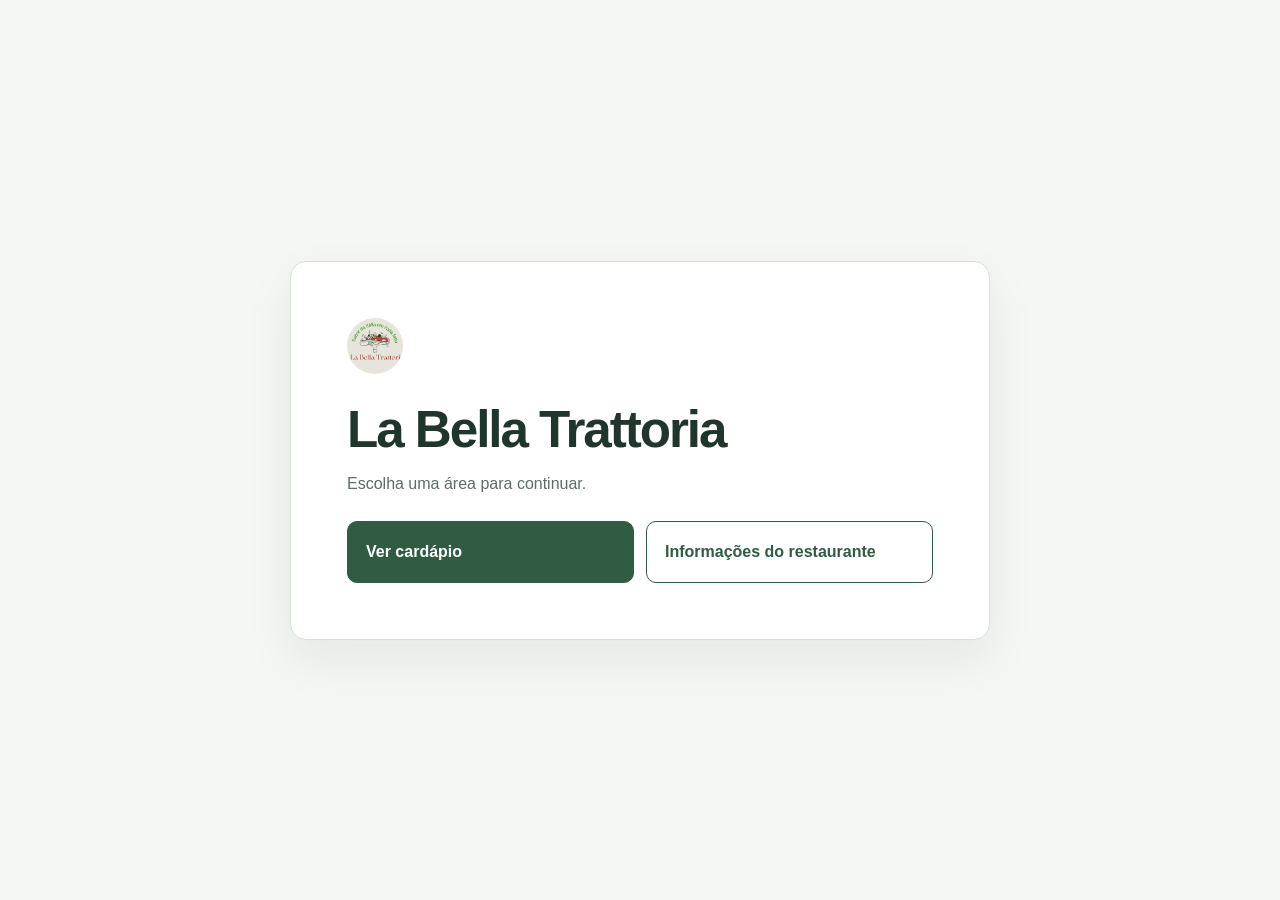
<file: index.html>
<!DOCTYPE html>
<html lang="pt-BR">
<head>
    <meta charset="UTF-8">
    <meta name="viewport" content="width=device-width, initial-scale=1">
    <meta name="theme-color" content="#192a23">
    <meta name="description" content="Acesse o cardápio demonstrativo ou as informações da La Bella Trattoria.">
    <title>La Bella Trattoria</title>
    <link rel="icon" href="assets/logo.png">
    <link rel="stylesheet" href="transitions.css?v=20261006-1">
    <style>
        :root {
            color-scheme: light;
            font-family: "Segoe UI", sans-serif;
            color: #20352b;
            background: #f4f7f4;
        }

        * { box-sizing: border-box; }

        body {
            min-height: 100vh;
            margin: 0;
            display: grid;
            place-items: center;
            padding: 24px;
        }

        main {
            width: min(100%, 700px);
            padding: clamp(26px, 7vw, 56px);
            border: 1px solid #d8e0da;
            border-radius: 16px;
            background: #fff;
            box-shadow: 0 20px 50px rgb(31 54 41 / 7%);
        }

        img {
            width: 56px;
            height: 56px;
            border-radius: 50%;
            object-fit: cover;
        }

        h1 {
            margin: 22px 0 8px;
            font-size: clamp(2rem, 7vw, 3.2rem);
            letter-spacing: -0.04em;
        }

        p { color: #5d6d63; }

        nav {
            display: grid;
            grid-template-columns: repeat(2, minmax(0, 1fr));
            gap: 12px;
            margin-top: 28px;
        }

        nav a {
            display: flex;
            min-height: 62px;
            align-items: center;
            padding: 14px 18px;
            border: 1px solid #315b43;
            border-radius: 10px;
            color: #315b43;
            font-weight: 600;
            text-decoration: none;
        }

        nav a:first-child {
            background: #315b43;
            color: #fff;
        }

        nav a:hover { transform: translateY(-1px); }

        a:focus-visible {
            outline: 3px solid #52795e;
            outline-offset: 3px;
        }

        @media (max-width: 520px) {
            nav { grid-template-columns: 1fr; }
        }

        @media (prefers-reduced-motion: reduce) {
            *, *::before, *::after { scroll-behavior: auto !important; transition-duration: 0.01ms !important; }
        }
    </style>
</head>
<body>
    <main>
        <img src="assets/logo.png" alt="">
        <h1>La Bella Trattoria</h1>
        <p>Escolha uma área para continuar.</p>
        <nav aria-label="Áreas do site">
            <a href="cardapio/">Ver cardápio</a>
            <a href="painel-restaurante/">Informações do restaurante</a>
        </nav>
    </main>
</body>
</html>
</file>
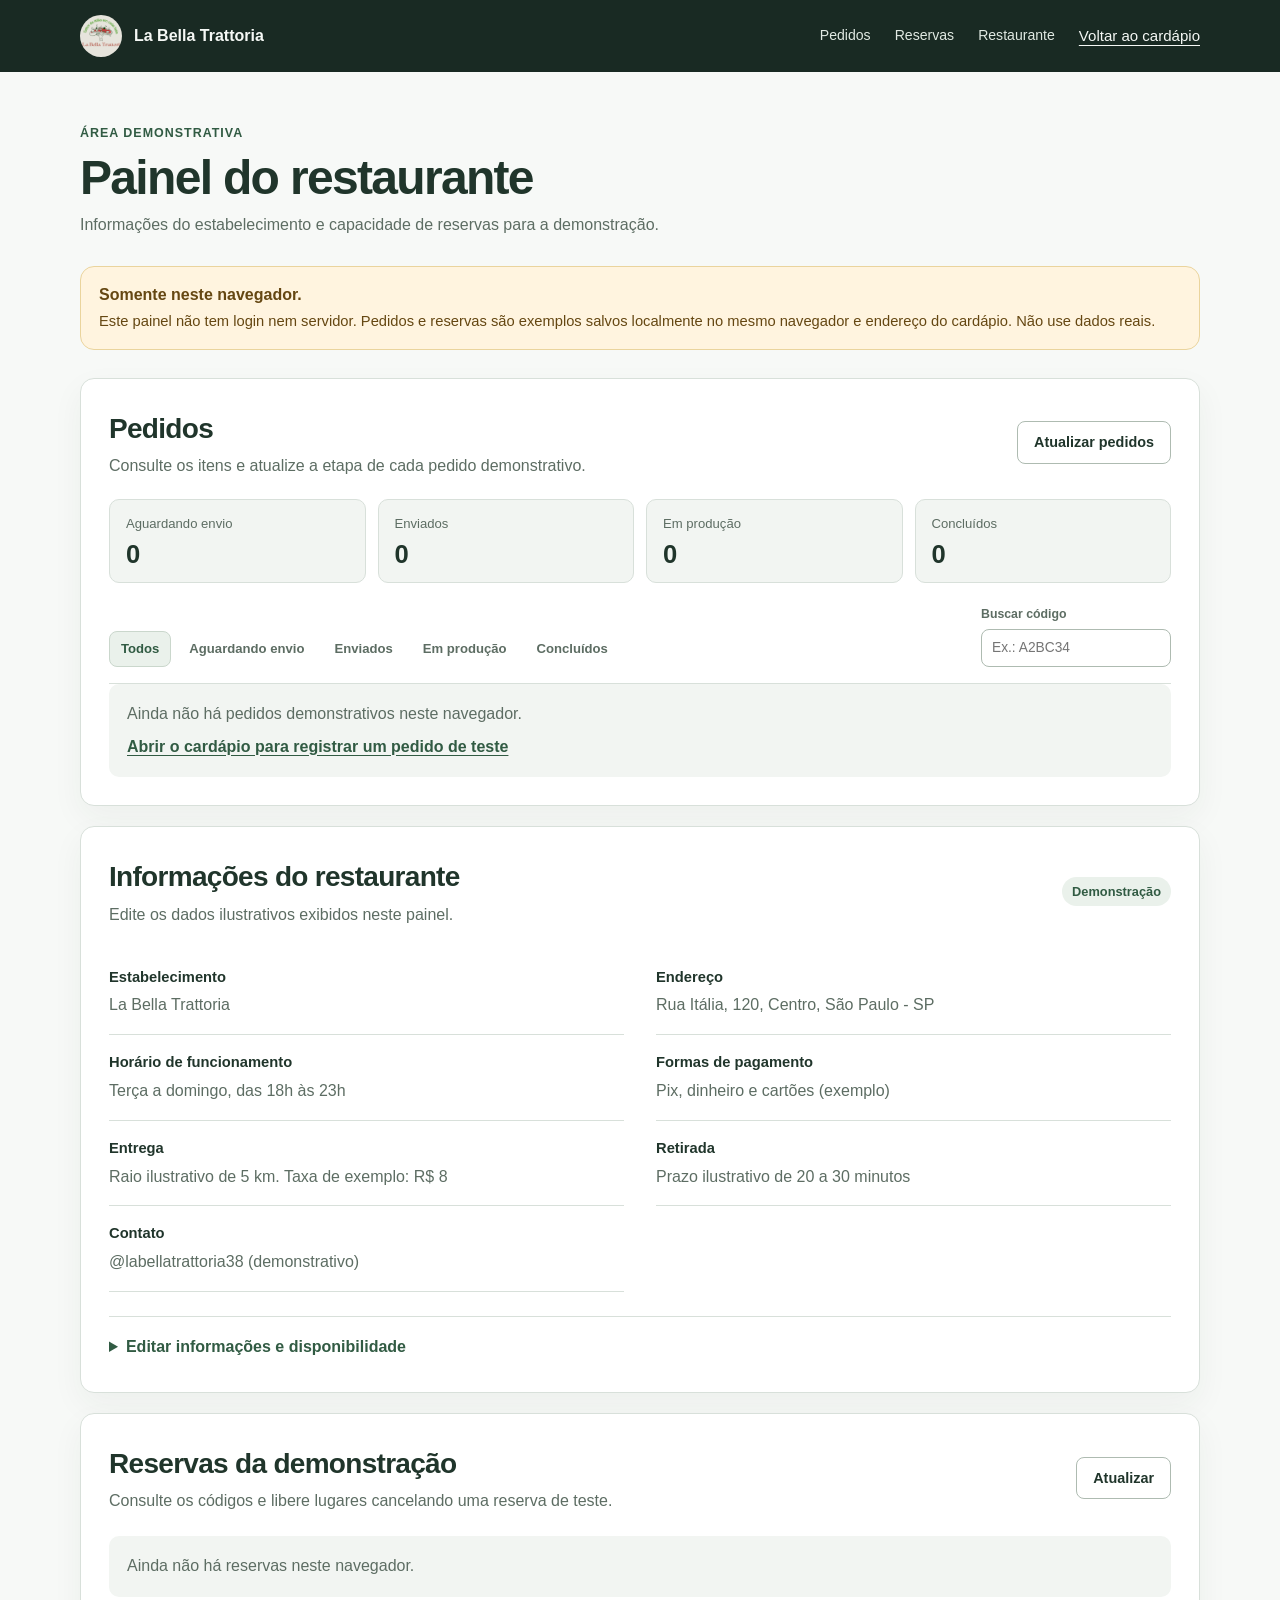
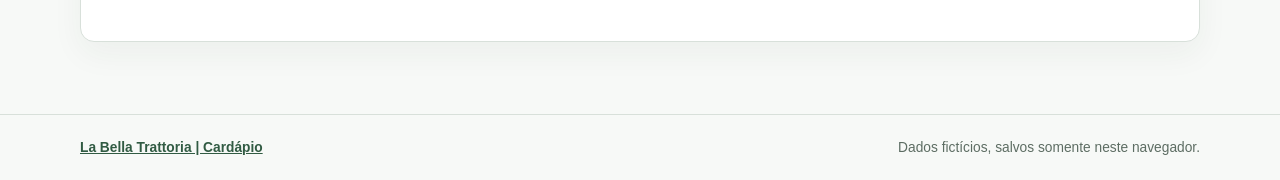
<file: painel-restaurante/index.html>
<!DOCTYPE html>
<html lang="pt-BR">
<head>
    <meta charset="UTF-8">
    <meta name="viewport" content="width=device-width, initial-scale=1.0">
    <meta name="theme-color" content="#192a23">
    <meta name="description" content="Informações e disponibilidade demonstrativa da La Bella Trattoria.">
    <meta name="robots" content="noindex, nofollow">
    <title>La Bella Trattoria | Painel do restaurante</title>
    <link rel="icon" href="../assets/logo.png">
    <link rel="stylesheet" href="style.css">
    <link rel="stylesheet" href="../transitions.css?v=20261006-1">
</head>
<body>
    <header class="panel-header">
        <a class="brand" href="../cardapio/">
            <img src="../assets/logo.png" alt="">
            <span>La Bella Trattoria</span>
        </a>
        <nav class="panel-nav" aria-label="Navegação do painel">
            <a href="#orders-title">Pedidos</a>
            <a href="#reservations-title">Reservas</a>
            <a href="#profile-title">Restaurante</a>
        </nav>
        <a class="menu-link" href="../cardapio/">Voltar ao cardápio</a>
    </header>

    <main class="panel-main">
        <div class="panel-title">
            <div>
                <p class="eyebrow">Área demonstrativa</p>
                <h1>Painel do restaurante</h1>
                <p>Informações do estabelecimento e capacidade de reservas para a demonstração.</p>
            </div>
        </div>

        <aside class="local-warning" role="note">
            <strong>Somente neste navegador.</strong>
            <span>Este painel não tem login nem servidor. Pedidos e reservas são exemplos salvos localmente no mesmo navegador e endereço do cardápio. Não use dados reais.</span>
        </aside>

        <section class="panel-section orders-section" aria-labelledby="orders-title">
            <div class="section-heading orders-heading">
                <div>
                    <h2 id="orders-title">Pedidos</h2>
                    <p>Consulte os itens e atualize a etapa de cada pedido demonstrativo.</p>
                </div>
                <button id="refresh-orders" class="secondary-button" type="button">Atualizar pedidos</button>
            </div>
            <div class="order-summary" aria-label="Resumo dos pedidos">
                <article class="summary-item">
                    <span>Aguardando envio</span>
                    <strong id="orders-count-received">0</strong>
                </article>
                <article class="summary-item">
                    <span>Enviados</span>
                    <strong id="orders-count-sent">0</strong>
                </article>
                <article class="summary-item">
                    <span>Em produção</span>
                    <strong id="orders-count-preparing">0</strong>
                </article>
                <article class="summary-item">
                    <span>Concluídos</span>
                    <strong id="orders-count-completed">0</strong>
                </article>
            </div>
            <div class="order-toolbar">
                <div id="order-filters" class="order-filters" role="group" aria-label="Filtrar pedidos">
                    <button type="button" data-order-filter="all" aria-pressed="true">Todos</button>
                    <button type="button" data-order-filter="received" aria-pressed="false">Aguardando envio</button>
                    <button type="button" data-order-filter="sent" aria-pressed="false">Enviados</button>
                    <button type="button" data-order-filter="preparing" aria-pressed="false">Em produção</button>
                    <button type="button" data-order-filter="completed" aria-pressed="false">Concluídos</button>
                </div>
                <label class="order-search-label">Buscar código
                    <input id="order-search" type="search" maxlength="6" autocomplete="off" placeholder="Ex.: A2BC34">
                </label>
            </div>
            <div id="orders-list" class="orders-list" aria-live="polite"></div>
        </section>

        <section class="panel-section" aria-labelledby="profile-title">
            <div class="section-heading">
                <div>
                    <h2 id="profile-title">Informações do restaurante</h2>
                    <p>Edite os dados ilustrativos exibidos neste painel.</p>
                </div>
                <span class="demo-tag">Demonstração</span>
            </div>
            <div id="restaurant-profile" class="profile-grid" aria-live="polite"></div>
            <details class="editor-disclosure">
                <summary>Editar informações e disponibilidade</summary>
                <form id="restaurant-profile-form" class="profile-form">
                    <label>Nome do restaurante
                        <input name="name" maxlength="70" required>
                    </label>
                    <label>Endereço
                        <textarea name="address" rows="2" maxlength="180" required></textarea>
                    </label>
                    <label>Horário de funcionamento
                        <input name="hours" maxlength="120" required>
                    </label>
                    <label>Formas de pagamento
                        <input name="payments" maxlength="120" required>
                    </label>
                    <label>Entrega
                        <input name="delivery" maxlength="160" required>
                    </label>
                    <label>Retirada
                        <input name="pickup" maxlength="120" required>
                    </label>
                    <label>Contato demonstrativo
                        <input name="contact" maxlength="100" placeholder="Ex.: @restaurante ou telefone fictício">
                    </label>
                    <fieldset class="weekday-field">
                        <legend>Dias disponíveis para reservas</legend>
                        <p>As reservas usam os dias selecionados e as faixas de horário abaixo. O horário de funcionamento é apenas informativo.</p>
                        <div class="weekday-grid">
                            <label><input type="checkbox" name="openDays" value="1"> Segunda</label>
                            <label><input type="checkbox" name="openDays" value="2"> Terça</label>
                            <label><input type="checkbox" name="openDays" value="3"> Quarta</label>
                            <label><input type="checkbox" name="openDays" value="4"> Quinta</label>
                            <label><input type="checkbox" name="openDays" value="5"> Sexta</label>
                            <label><input type="checkbox" name="openDays" value="6"> Sábado</label>
                            <label><input type="checkbox" name="openDays" value="0"> Domingo</label>
                        </div>
                    </fieldset>
                    <fieldset class="capacity-field">
                        <legend>Lugares por horário</legend>
                        <p>Informe a capacidade total por data e horário. Reduzir a capacidade não cancela reservas existentes.</p>
                        <div id="capacity-fields" class="capacity-grid"></div>
                    </fieldset>
                    <div class="form-actions">
                        <button class="primary-button" type="submit">Salvar informações</button>
                        <button id="reset-profile" class="secondary-button" type="button">Restaurar exemplos</button>
                    </div>
                    <p id="profile-feedback" class="feedback" role="status" aria-live="polite"></p>
                </form>
            </details>
        </section>

        <section class="panel-section" aria-labelledby="reservations-title">
            <div class="section-heading">
                <div>
                    <h2 id="reservations-title">Reservas da demonstração</h2>
                    <p>Consulte os códigos e libere lugares cancelando uma reserva de teste.</p>
                </div>
                <button id="refresh-reservations" class="secondary-button" type="button">Atualizar</button>
            </div>
            <div id="reservations-list" class="reservation-list" aria-live="polite"></div>
        </section>
    </main>

    <footer class="panel-footer">
        <a href="../cardapio/">La Bella Trattoria | Cardápio</a>
        <span>Dados fictícios, salvos somente neste navegador.</span>
    </footer>

    <script src="panel.js"></script>
</body>
</html>
</file>
<file: transitions.css>
@view-transition {
    navigation: auto;
}

::view-transition-old(root) {
    animation: page-leave 180ms ease-in both;
}

::view-transition-new(root) {
    animation: page-arrive 320ms cubic-bezier(0.2, 0.75, 0.25, 1) both;
}

@keyframes page-leave {
    to {
        opacity: 0;
        transform: translateY(-5px);
    }
}

@keyframes page-arrive {
    from {
        opacity: 0;
        transform: translateY(8px);
    }
}

@media (prefers-reduced-motion: reduce) {
    ::view-transition-old(root),
    ::view-transition-new(root) {
        animation-duration: 1ms;
    }
}
</file>
<file: painel-restaurante/style.css>
:root {
    color-scheme: light;
    --ink: #20352b;
    --muted: #5d6d63;
    --line: #d8e0da;
    --surface: #ffffff;
    --surface-soft: #f2f5f2;
    --accent: #315b43;
    --accent-hover: #254a35;
    --warning-bg: #fff4df;
    --warning-ink: #654712;
    --radius: 14px;
    font-family: "Poppins", "Segoe UI", sans-serif;
    background: #f7f9f7;
    color: var(--ink);
    font-synthesis: none;
    text-rendering: optimizeLegibility;
}

* {
    box-sizing: border-box;
}

body {
    min-width: 320px;
    margin: 0;
    line-height: 1.55;
}

a {
    color: var(--accent);
}

a:focus-visible,
button:focus-visible,
input:focus-visible,
textarea:focus-visible,
summary:focus-visible {
    outline: 3px solid #52795e;
    outline-offset: 3px;
}

.panel-header {
    min-height: 72px;
    padding: 12px max(24px, calc((100vw - 1120px) / 2));
    display: flex;
    align-items: center;
    justify-content: space-between;
    gap: 24px;
    background: #192a23;
    color: #f5f8f5;
}

.brand {
    display: inline-flex;
    align-items: center;
    gap: 12px;
    color: inherit;
    font-weight: 600;
    text-decoration: none;
}

.brand img {
    width: 42px;
    height: 42px;
    border-radius: 50%;
    object-fit: cover;
}

.menu-link {
    color: #f5f8f5;
    font-size: 0.94rem;
    text-underline-offset: 4px;
}

.panel-nav {
    display: flex;
    align-items: center;
    gap: 24px;
    margin-left: auto;
}

.panel-nav a {
    color: #e0e9e2;
    font-size: 0.88rem;
    text-decoration: none;
    text-underline-offset: 4px;
}

.panel-nav a:hover {
    color: #fff;
    text-decoration: underline;
}

.panel-main {
    width: min(100% - 40px, 1120px);
    margin: 0 auto;
    padding: 52px 0 72px;
}

.panel-title {
    display: flex;
    justify-content: space-between;
    margin-bottom: 28px;
}

.eyebrow {
    margin: 0 0 8px;
    color: var(--accent);
    font-size: 0.78rem;
    font-weight: 700;
    letter-spacing: 0.08em;
    text-transform: uppercase;
}

h1,
h2,
p {
    margin-top: 0;
}

h1 {
    margin-bottom: 8px;
    font-size: clamp(2rem, 5vw, 3rem);
    line-height: 1.12;
    letter-spacing: -0.035em;
}

.panel-title > div > p:last-child,
.section-heading p {
    margin-bottom: 0;
    color: var(--muted);
}

.local-warning {
    display: grid;
    gap: 2px;
    padding: 16px 18px;
    margin-bottom: 28px;
    border: 1px solid #ead49d;
    border-radius: var(--radius);
    background: var(--warning-bg);
    color: var(--warning-ink);
}

.local-warning span {
    font-size: 0.92rem;
}

.panel-section {
    padding: 28px;
    margin-top: 20px;
    border: 1px solid var(--line);
    border-radius: var(--radius);
    background: var(--surface);
    box-shadow: 0 12px 32px rgb(31 54 41 / 5%);
}

.section-heading {
    display: flex;
    align-items: center;
    justify-content: space-between;
    gap: 20px;
    margin-bottom: 22px;
}

.section-heading h2 {
    margin-bottom: 4px;
    font-size: clamp(1.35rem, 3vw, 1.75rem);
    letter-spacing: -0.025em;
}

.demo-tag {
    flex: none;
    padding: 5px 10px;
    border-radius: 999px;
    background: #eaf1eb;
    color: var(--accent);
    font-size: 0.8rem;
    font-weight: 600;
}

.orders-section {
    scroll-margin-top: 24px;
}

.orders-heading {
    margin-bottom: 20px;
}

.order-summary {
    display: grid;
    grid-template-columns: repeat(4, minmax(0, 1fr));
    gap: 12px;
    margin-bottom: 22px;
}

.summary-item {
    display: grid;
    gap: 8px;
    min-height: 84px;
    padding: 14px 16px;
    border: 1px solid var(--line);
    border-radius: 10px;
    background: var(--surface-soft);
}

.summary-item span {
    color: var(--muted);
    font-size: 0.82rem;
}

.summary-item strong {
    color: var(--ink);
    font-size: 1.6rem;
    line-height: 1;
    font-variant-numeric: tabular-nums;
}

.order-toolbar {
    display: flex;
    align-items: flex-end;
    justify-content: space-between;
    gap: 16px;
    padding-bottom: 16px;
    border-bottom: 1px solid var(--line);
}

.order-filters {
    display: flex;
    flex-wrap: wrap;
    gap: 6px;
}

.order-filters button {
    min-height: 36px;
    padding: 6px 11px;
    border-color: transparent;
    background: transparent;
    color: var(--muted);
    font-size: 0.82rem;
    white-space: nowrap;
}

.order-filters button:hover {
    background: var(--surface-soft);
}

.order-filters button[aria-pressed="true"] {
    border-color: #cad7cc;
    background: #eaf1eb;
    color: var(--accent);
}

.order-search-label {
    display: grid;
    flex: 0 0 min(100%, 190px);
    gap: 5px;
    color: var(--muted);
    font-size: 0.77rem;
    font-weight: 600;
}

.order-search-label input {
    min-height: 38px;
    padding: 7px 10px;
    font-size: 0.86rem;
}

.orders-list {
    display: grid;
}

.order-row {
    display: flex;
    align-items: flex-start;
    justify-content: space-between;
    gap: 24px;
    padding: 18px 0;
    border-bottom: 1px solid var(--line);
}

.order-main {
    display: grid;
    min-width: 0;
    gap: 7px;
}

.order-card-heading {
    display: flex;
    align-items: center;
    flex-wrap: wrap;
    gap: 10px;
}

.order-card-heading h3 {
    margin: 0;
    font-size: 1rem;
    letter-spacing: -0.01em;
}

.order-status {
    padding: 3px 9px;
    border-radius: 999px;
    background: #edf1ee;
    color: #45564a;
    font-size: 0.75rem;
    font-weight: 600;
}

.status-sent,
.status-completed {
    background: #e7f0e8;
    color: #315b43;
}

.status-preparing {
    background: #fff1d7;
    color: #694c17;
}

.order-main > p {
    margin: 0;
    color: var(--muted);
    font-size: 0.85rem;
    font-variant-numeric: tabular-nums;
}

.order-items {
    color: var(--accent);
    font-size: 0.84rem;
}

.order-items summary {
    width: fit-content;
    cursor: pointer;
    font-weight: 600;
}

.order-items summary:hover {
    text-decoration: underline;
    text-underline-offset: 3px;
}

.order-items ul {
    display: grid;
    gap: 5px;
    padding-left: 20px;
    margin: 10px 0 0;
    color: var(--ink);
}

.order-items li {
    overflow-wrap: anywhere;
}

.order-status-control {
    display: grid;
    flex: 0 0 min(100%, 185px);
    gap: 5px;
    color: var(--muted);
    font-size: 0.77rem;
    font-weight: 600;
}

.order-status-control select {
    width: 100%;
    min-height: 40px;
    padding: 7px 30px 7px 10px;
    border: 1px solid #aebbb1;
    border-radius: 8px;
    background: #fff;
    color: var(--ink);
    font: inherit;
    font-size: 0.86rem;
}

.orders-empty {
    display: grid;
    gap: 8px;
    justify-items: start;
}

.orders-empty p {
    margin: 0;
}

.orders-empty a {
    font-weight: 600;
    text-underline-offset: 3px;
}

.profile-grid {
    display: grid;
    grid-template-columns: repeat(2, minmax(0, 1fr));
    gap: 0 32px;
}

.profile-item {
    padding: 16px 0;
    border-bottom: 1px solid var(--line);
}

.profile-item h3 {
    margin: 0 0 5px;
    font-size: 0.92rem;
}

.profile-item p {
    margin: 0;
    color: var(--muted);
    overflow-wrap: anywhere;
}

.editor-disclosure {
    margin-top: 24px;
    border-top: 1px solid var(--line);
}

.editor-disclosure summary {
    width: fit-content;
    padding: 18px 0 4px;
    color: var(--accent);
    cursor: pointer;
    font-weight: 600;
}

.profile-form {
    display: grid;
    grid-template-columns: repeat(2, minmax(0, 1fr));
    gap: 18px 20px;
    padding-top: 20px;
}

.profile-form > label,
.capacity-grid > label {
    display: grid;
    gap: 7px;
    font-size: 0.9rem;
    font-weight: 600;
}

input,
textarea {
    width: 100%;
    min-height: 44px;
    padding: 10px 12px;
    border: 1px solid #aebbb1;
    border-radius: 8px;
    background: #fff;
    color: var(--ink);
    font: inherit;
    font-weight: 400;
}

textarea {
    resize: vertical;
}

.weekday-field,
.capacity-field {
    min-width: 0;
    padding: 18px;
    border: 1px solid var(--line);
    border-radius: 10px;
}

.weekday-field legend,
.capacity-field legend {
    padding: 0 6px;
    font-weight: 700;
}

.weekday-field > p {
    margin: 0 0 14px;
    color: var(--muted);
    font-size: 0.88rem;
}

.weekday-grid {
    display: grid;
    grid-template-columns: repeat(4, minmax(0, 1fr));
    gap: 10px;
}

.weekday-grid label {
    display: flex;
    align-items: center;
    gap: 8px;
    font-size: 0.88rem;
}

.weekday-grid input {
    width: 18px;
    min-height: 18px;
    accent-color: var(--accent);
}

.capacity-field {
    grid-column: 1 / -1;
}

.capacity-field > p {
    margin: 0 0 16px;
    color: var(--muted);
    font-size: 0.88rem;
}

.capacity-grid {
    display: grid;
    grid-template-columns: repeat(4, minmax(0, 1fr));
    gap: 12px;
}

.capacity-grid input {
    max-width: 150px;
}

.form-actions {
    display: flex;
    grid-column: 1 / -1;
    flex-wrap: wrap;
    gap: 10px;
}

button {
    min-height: 42px;
    padding: 9px 16px;
    border: 1px solid transparent;
    border-radius: 8px;
    font: inherit;
    font-size: 0.9rem;
    font-weight: 600;
    cursor: pointer;
    transition: background-color 160ms ease, transform 160ms ease;
}

button:active {
    transform: translateY(1px);
}

.primary-button {
    background: var(--accent);
    color: #fff;
}

.primary-button:hover {
    background: var(--accent-hover);
}

.secondary-button {
    border-color: #aebbb1;
    background: #fff;
    color: var(--ink);
}

.secondary-button:hover {
    background: var(--surface-soft);
}

.feedback {
    grid-column: 1 / -1;
    min-height: 1.5em;
    margin: -8px 0 0;
    color: var(--accent);
    font-size: 0.9rem;
}

.reservation-list {
    display: grid;
    gap: 10px;
}

.reservation-row {
    display: flex;
    align-items: center;
    justify-content: space-between;
    gap: 18px;
    padding: 14px 0;
    border-bottom: 1px solid var(--line);
}

.reservation-details {
    display: grid;
    gap: 2px;
}

.reservation-details strong {
    font-size: 0.94rem;
}

.reservation-details span {
    color: var(--muted);
    font-size: 0.88rem;
}

.reservation-row button {
    flex: none;
}

.empty-state,
.storage-error {
    padding: 18px;
    border-radius: 10px;
    background: var(--surface-soft);
    color: var(--muted);
}

.storage-error {
    background: #fff0ed;
    color: #842f22;
}

.panel-footer {
    display: flex;
    justify-content: space-between;
    gap: 20px;
    padding: 22px max(24px, calc((100vw - 1120px) / 2));
    border-top: 1px solid var(--line);
    color: var(--muted);
    font-size: 0.86rem;
}

.panel-footer a {
    font-weight: 600;
}

@media (max-width: 700px) {
    .panel-header {
        min-height: 64px;
        padding: 10px 18px;
    }

    .brand {
        font-size: 0.9rem;
    }

    .brand img {
        width: 36px;
        height: 36px;
    }

    .menu-link {
        font-size: 0.84rem;
    }

    .panel-nav {
        order: 1;
        flex-basis: 100%;
        justify-content: space-around;
        gap: 12px;
        padding: 8px 0 2px;
        border-top: 1px solid rgb(255 255 255 / 16%);
    }

    .panel-header {
        flex-wrap: wrap;
        gap: 8px 14px;
    }

    .panel-main {
        width: min(100% - 28px, 1120px);
        padding: 34px 0 48px;
    }

    .panel-section {
        padding: 20px 16px;
    }

    .profile-grid,
    .profile-form {
        grid-template-columns: 1fr;
    }

    .weekday-grid,
    .capacity-grid {
        grid-template-columns: repeat(2, minmax(0, 1fr));
    }

    .capacity-field {
        grid-column: auto;
    }

    .section-heading {
        align-items: flex-start;
    }

    .order-summary {
        grid-template-columns: repeat(2, minmax(0, 1fr));
    }

    .order-toolbar {
        align-items: stretch;
        flex-direction: column;
    }

    .order-filters {
        flex-wrap: nowrap;
        overflow-x: auto;
        padding-bottom: 3px;
        scrollbar-width: thin;
    }

    .order-search-label,
    .order-status-control {
        flex-basis: auto;
    }

    .order-row {
        flex-direction: column;
        gap: 12px;
    }

    .reservation-row {
        align-items: flex-start;
        flex-direction: column;
    }

    .panel-footer {
        flex-direction: column;
        padding: 18px;
    }
}

@media (prefers-reduced-motion: reduce) {
    *,
    *::before,
    *::after {
        scroll-behavior: auto !important;
        transition-duration: 0.01ms !important;
    }
}
</file>
